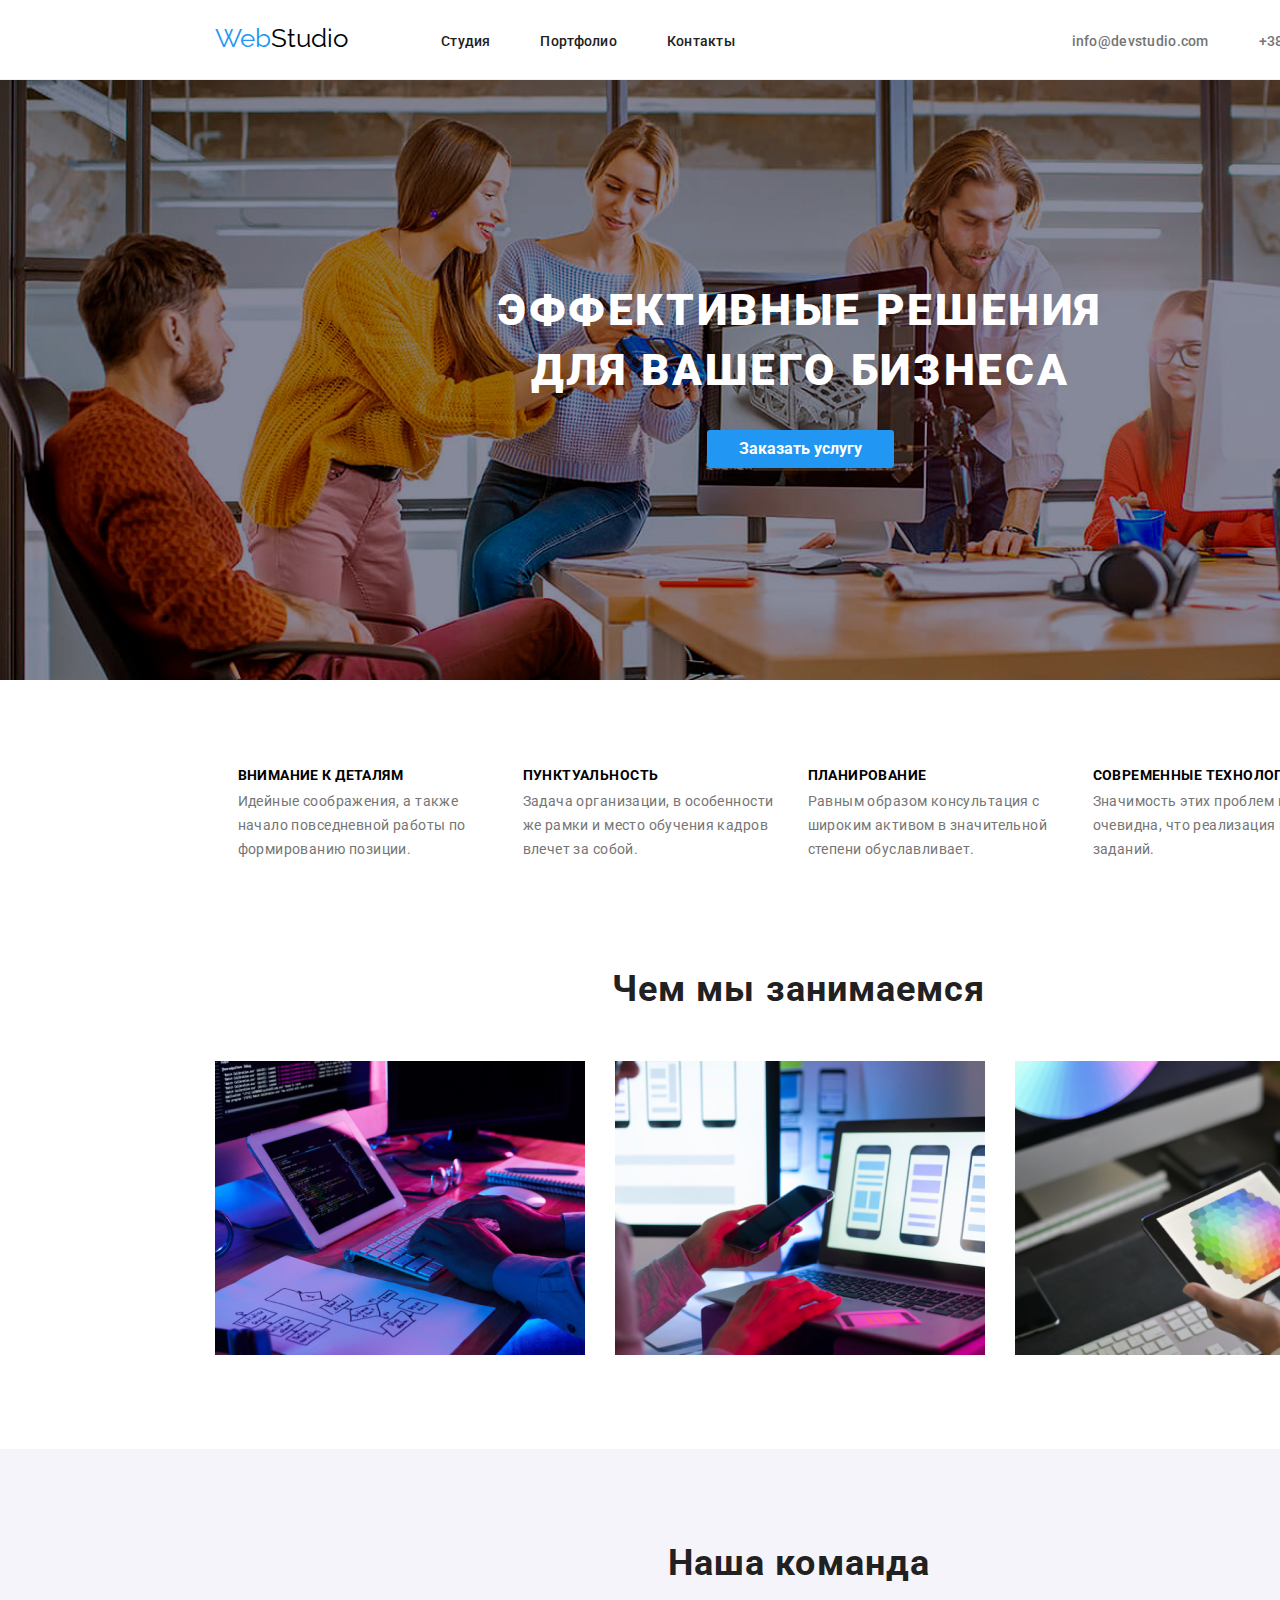
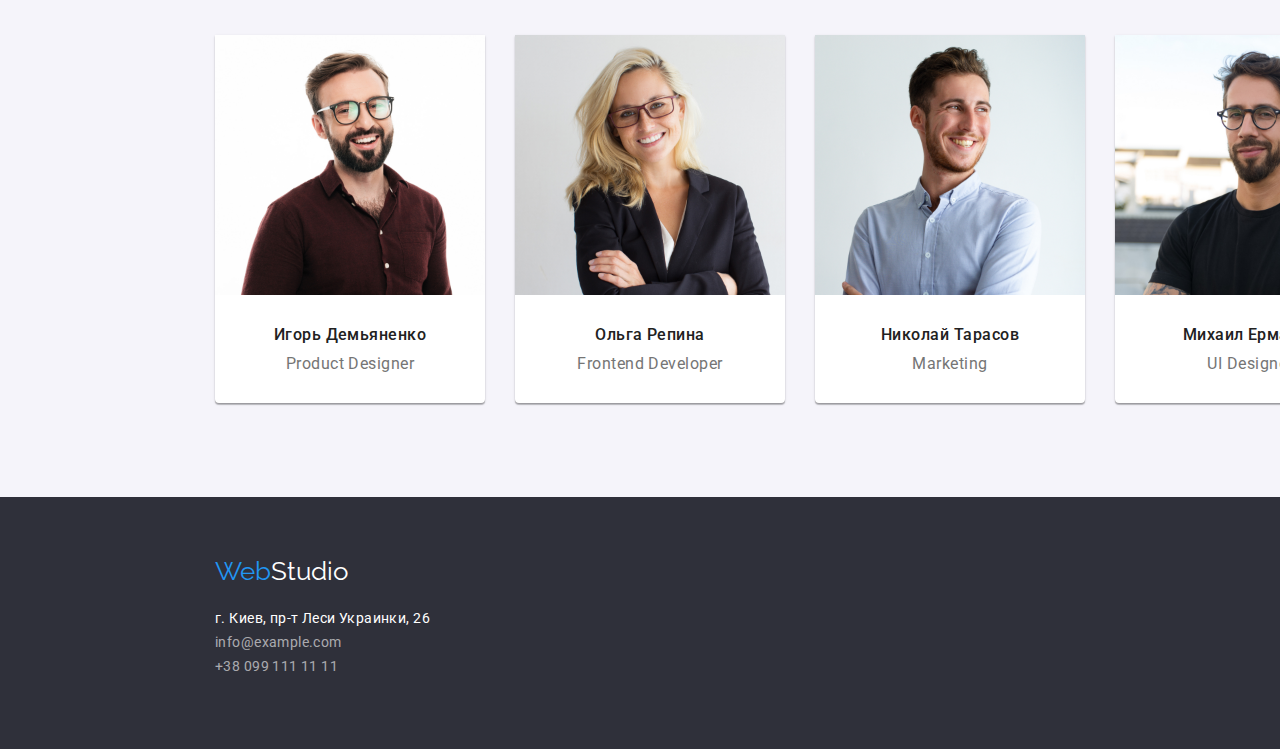
<file: index.html>
<!DOCTYPE html>
<html lang="ru">
<head>
    <meta charset="UTF-8">
    <meta name="viewport" content="width=device-width, initial-scale=1.0">
    <title>WebStudioHM</title>
    <link rel="stylesheet" href="https://cdnjs.cloudflare.com/ajax/libs/modern-normalize/1.0.0/modern-normalize.css">
    <link rel="stylesheet" href="./css/styles.css">
    <link
        href="https://fonts.googleapis.com/css2?family=Raleway:wght@700&family=Roboto:wght@400;700;900&display=swap"
        rel="stylesheet">
    

</head>
<body>
<!--UpLine-->
    <header class="header">
        <!-- <p>Главная</p> -->
        <nav class="navpanel">
                  
            <a class="site-logo" href="./index.html">
                <p class="site-logo-text"><span class="logo-color-web">Web</span><span class=logo-color-studio>Studio</span></p>
            </a>
            <ul class="navpanel-link">
                <li class="navpanel-link-about">
                    <a class="navpanel-link-list" href="">Студия</a>
                </li>
                <li class="navpanel-link-about">
                    <a class="navpanel-link-list" href="./portfolio.html">Портфолио</a>
                </li>
                <li class="navpanel-link-about">
                    <a class="navpanel-link-list" href="">Контакты</a>
                </li>
            </ul>
        </nav>
        <!-- phone-mail-header -->
        <ul class="address">
            <li><a class="header-mail" lang="en" href="mailto:info@devstudio.com">info@devstudio.com</a></li>
            <li><a class="header-tel" href="tel:+380961111111">+38 096 111 11 11</a></li>
        </ul>
        
    </header>
    <!-- hero -->
    <main>
        <section class="effective-part">
            <div class="effective-part-main">
                <h4 hidden>Hiden</h4>
                <p class="effective-part-main-text">Эффективные решения для вашего бизнеса</p>
            </div>
            <div class="effective-part-btn">
                <button class="modal-btn" type="submit">Заказать услугу</button>
            </div>
        </section>
        <!-- features -->
        <section class="section-features">
            <div class="forpad">
                <h4 class="section-heading">Внимание к деталям</h4>
                <p class="section-heading-bottom">Идейные соображения, а также начало повседневной работы по формированию позиции.</p>
            </div>
            <div class="forpad">
                <h4 class="section-heading">Пунктуальность</h4>
                <p class="section-heading-bottom">Задача организации, в особенности же рамки и место обучения кадров влечет за собой.</p>
            </div>
            <div class="forpad">
                <h4 class="section-heading">Планирование</h4>
                <p class="section-heading-bottom">Равным образом консультация с широким активом в значительной степени обуславливает.</p>
            </div>
            <div class="forpad">
                <h4 class="section-heading">Современные технологии</h4>
                <p class="section-heading-bottom">Значимость этих проблем настолько очевидна, что реализация плановых заданий.</p>
            </div>
        </section>
        
        <!-- what-we-do -->
        <section class="container">
            <div class="whatwedo">
                <h3 class="wwdheading">Чем мы занимаемся</h3>
                <ul class="wwd-items">
                    <li>
                        <img src="./img/sectionWhatweDo/box-1.png" alt="работает на десктопе" width="370" height="294" title="desktopwork">
                    </li>
                    <li>
                        <img src="./img/sectionWhatweDo/box-2.png" alt="работает на смартфоне" width="370" height="294" title="phonework">
                    </li >
                    <li>
                        <img src="./img/sectionWhatweDo/box-3.png" alt="работает на таблете" width="370" height="294" title="tablework">
                    </li>
                </ul>
            </div>
        </section>
        
        <!-- ours-team -->
        <section>
            <div class="ours-team">
                <h3 class="ours-team-heading">Наша команда</h3>
                <ul class="ours-team-heading-items">
                    <li  class="shadow">
                        <img src="./img/sectionOURTEAM/img1id.jpg" width="270" height="260" alt="Игорь Демьяненко">
                        <h4 class="ours-team-heading-employe">Игорь Демьяненко</h4>
                        <p class="ours-team-heading-employe-spec" lang="en">Product Designer</p>
                    </li>
                    <li class="shadow">
                        <img src="./img/sectionOURTEAM/img2or.jpg" width="270" height="260" alt="Ольга Репина">
                        <h4 class="ours-team-heading-employe">Ольга Репина</h4>
                        <p class="ours-team-heading-employe-spec" lang="en">Frontend Developer</p>
                    </li>
                    <li class="shadow">
                        <img src="./img/sectionOURTEAM/img3nt.jpg" width="270" height="260" alt="Николай Тарасов">
                        <h4 class="ours-team-heading-employe">Николай Тарасов</h4>
                        <p class="ours-team-heading-employe-spec" lang="en">Marketing</p>
                    </li>
                    <li class="shadow">
                        <img src="./img/sectionOURTEAM/img4me.jpg" width="270" height="260" alt="Михаил Ермаков">
                        <h4 class="ours-team-heading-employe">Михаил Ермаков</h4>
                        <p class="ours-team-heading-employe-spec" lang="en">UI Designer</p>
                    </li>
                </ul>
            </div>

        </section>
    </main>
    <!-- contacts-footer -->
        <footer class="footer">
            <a class="site-logo-f" href="./index.html">
                <p class="site-logo-f-text"><span class="logo-color-web">Web</span><span class=logo-color-studio-w>Studio</span></p>
            </a>
            <ul class="contacts-footer">
                <li>
                    <a class="footer-map-link" href="https://goo.gl/maps/T7kZVf5VMRWnxqEv9" target="_blank">г. Киев, пр-т Леси Украинки, 26</a>
                </li>
                <li>
                    <a class="footer-mail-link" href="mailto:info@example.com">info@example.com</a>
                </li>
                <li>
                    <a class="footer-tel-link" href="tel:+380991111111">+38 099 111 11 11</a>
                </li>
            </ul>
        </footer>
</body>
</html>
</file>
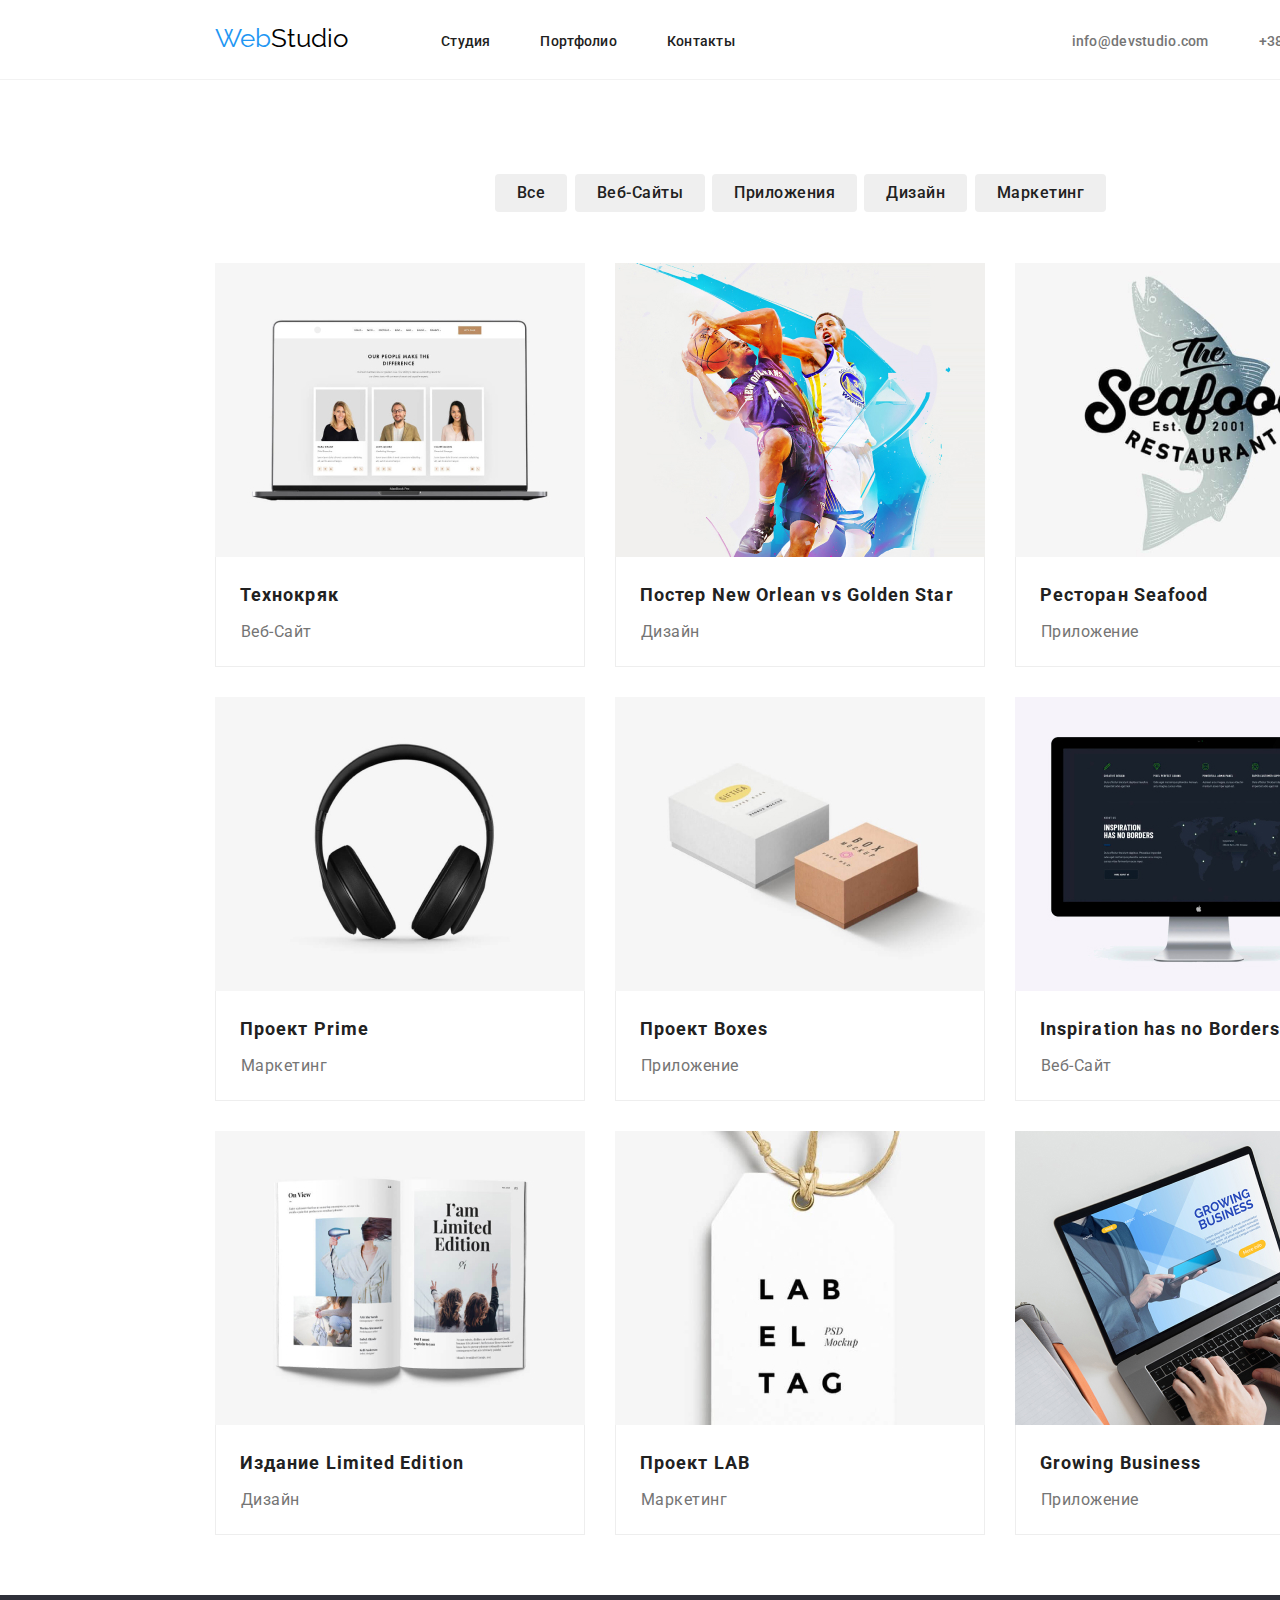
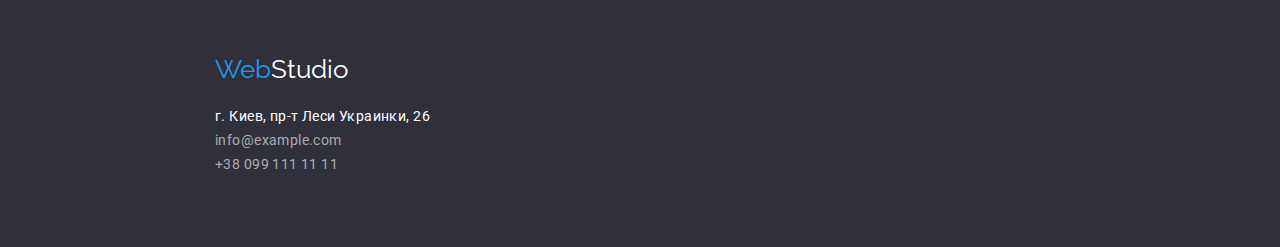
<file: portfolio.html>
<!DOCTYPE html>
<html lang="ru">
<head>
    <meta charset="UTF-8">
    <meta name="viewport" content="width=device-width, initial-scale=1.0">
    <title>portfolio</title>
    <link rel="stylesheet" href="https://cdnjs.cloudflare.com/ajax/libs/modern-normalize/1.0.0/modern-normalize.css">
    <link rel="stylesheet" href="./css/styles.css">
    <link
        href="https://fonts.googleapis.com/css2?family=Raleway:wght@700&family=Roboto:wght@400;700;900&display=swap"
        rel="stylesheet">
</head>
<body>
    <!--UpLine-->
    <header class="header">
        <!-- <p>Главная</p> -->
        <nav class="navpanel">

            <a class="site-logo" href="./index.html">
                <p class="site-logo-text"><span class="logo-color-web">Web</span><span class=logo-color-studio>Studio</span></p>
            </a>
            <ul class="navpanel-link">
                <li>
                    <a class="navpanel-link-list" href="./index.html">Студия</a>
                </li>
                <li>
                    <a class="navpanel-link-list" href="./portfolio.html">Портфолио</a>
                </li>
                <li>
                    <a class="navpanel-link-list" href="">Контакты</a>
                </li>
            </ul>
        </nav>
        <!-- phone-mail-header -->
        <ul class="address">
            <li><a class="header-mail" lang="en" href="mailto:info@devstudio.com">info@devstudio.com</a></li>
            <li><a class="header-tel" href="tel:+380961111111">+38 096 111 11 11</a></li>
        </ul>
    </header>
    <!-- filters -->
    <section class="filters">
        <h2 hidden>hidden</h2>
        <div class="buttons">
            <ul class="buttons-list">
                <li>
                    <button class="filter-nav-btn" type="submit">Все</button>
                </li>
                <li>
                    <button class="filter-nav-btn" type="submit">Веб-сайты</button>
                </li>
                <li>
                    <button class="filter-nav-btn" type="submit">Приложения</button>
                </li>
                <li>
                    <button class="filter-nav-btn" type="submit">Дизайн</button>
                </li>
                <li>
                    <button class="filter-nav-btn" type="submit">Маркетинг</button>
                </li>
            </ul>
        </div>
    </section>
    <!-- portfolio-all -->
    <section class="portfolio-all">
        <div class="img-p">
            <a href="">
            <img src="./img/portfolio/технокряк.jpg" alt="Технокряк-Веб-сайт" width="370" height="294">
            </a>
            <div class="solid">
                <h3 class="portfolio-item-heading">Технокряк</h3>
                <p class="portfolio-all-bottom">Веб-сайт</p>
            </div>
        </div>
        <div class="img-p">
            <a href="">
            <img src="./img/portfolio/постерньюорлеан.jpg" alt="Постер New Orlean vs Golden Star" width="370" height="294">
            </a>
            <div class="solid">
                <h3 class="portfolio-item-heading">Постер <span lang="en">New Orlean <span class="lowercase" lang="en">vs</span> Golden Star</span> </h3>
                <p class="portfolio-all-bottom">Дизайн</p>
            </div>
        </div>
        <div class="img-p">
            <a href="">
            <img src="./img/portfolio/ресторансифуд.jpg" alt="Ресторан Seafood" width="370" height="294">
            </a>
            <div class="solid">
                <h3 class="portfolio-item-heading">Ресторан<span lang="en"> Seafood</span></h3>
                <p class="portfolio-all-bottom">Приложение</p>
            </div>
        </div>
        <div class="img-p">
            <a href="">
            <img src="./img/portfolio/проектпрайм.jpg" alt="Проект Prime" width="370" height="294">
            </a>
            <div class="solid">
                <h3 class="portfolio-item-heading">Проект<span lang="en"> Prime</span></h3>
                <p class="portfolio-all-bottom">Маркетинг</p>
            </div>
        </div>
        <div class="img-p">
            <a href="">
            <img src="./img/portfolio/проектбоксес.jpg" alt="Проект Boxes" width="370" height="294">
            </a>
            <div class="solid">
                <h3 class="portfolio-item-heading">Проект <span lang="en"> Boxes</span></h3>
                <p class="portfolio-all-bottom">Приложение</p>
            </div>
        </div>
        <div class="img-p">
            <a href="">
            <img src="./img/portfolio/инспирейшнхеснобордерс.jpg" alt="Inspiration has no Borders" width="370" height="294">
            </a>
            <div class="solid">
                <h3 class="portfolio-item-heading"><span lang="en">Inspiration <span class="lowercase" lang="eu">has no</span> Borders</span></h3>
                <p class="portfolio-all-bottom">Веб-сайт</p>
            </div>
        </div>
        <div class="img-p">
            <a href="">
            <img src="./img/portfolio/изданиелимитедэдишн.jpg" alt="Издание Limited Edition" width="370" height="294">
            </a>
            <div class="solid">
                <h3 class="portfolio-item-heading">Издание<span lang="en"> Limited Edition</span></h3>
                <p class="portfolio-all-bottom">Дизайн</p>
            </div>
        </div>
        <div class="img-p">
            <a href="">
            <img src="./img/portfolio/проджектлаб.jpg" alt="Проект LAB" width="370" height="294">
            </a>
            <div class="solid">
                <h3 class="portfolio-item-heading">Проект <span lang="en" >LAB</span></h3>
                <p class="portfolio-all-bottom">Маркетинг</p>
            </div>
        </div>
        <div class="img-p">
            <a href="">
            <img src="./img/portfolio/гровингбазинс.jpg" alt="Growing Business" width="370" height="294">
            </a>
            <div class="solid">
                <h3 class="portfolio-item-heading"><span>Growing Business</span></h3>
                <p class="portfolio-all-bottom">Приложение</p>
            </div>
        </div>
    </section>
    <!-- contacts-footer -->
    <footer class="footer">
        <a class="site-logo-f" href="./index.html">
            <p class="site-logo-f-text"><span class="logo-color-web">Web</span><span class=logo-color-studio-w>Studio</span></p>
        </a>
        <ul class="contacts-footer">
            <li>
                <a class="footer-map-link" href="https://goo.gl/maps/T7kZVf5VMRWnxqEv9" target="_blank">г. Киев, пр-т Леси Украинки, 26</a>
            </li>
            <li>
                <a class="footer-mail-link" href="mailto:info@example.com">info@example.com</a>
            </li>
            <li>
                <a class="footer-tel-link" href="tel:+380991111111">+38 099 111 11 11</a>
            </li>
        </ul>
    </footer>
</body>
</html>
</file>
<file: css/styles.css>
body {
    background-color: #ffffff;
    font-family: Roboto, sans-serif;
    font-style: normal;
    max-width: 1600px;
    margin: auto;

}

*,
*::before,
*::after {
    margin: 0px;
    padding: 0px;
}

img {
    display: block;
}

ul,
ol {
    list-style: none;
}
.logo-color-web { 
    color: #2196F3;
}

.logo-color-studio {
    color: #000000;
} 



.nomark {
    list-style: none;
}

.navpanel-link-list {

    font-weight: 500;
    font-size: 14px;
    line-height: 0.143;
    letter-spacing: 0.02em;
    color: #212121;
    text-decoration: none;
}

.navpanel-link-list:hover,
.navpanel-link-list:focus,
.header-mail:hover,
.header-mail:focus,
.header-tel:hover,
.header-tel:focus {
    color: #2196F3;
     
    
}


.link {
    list-style: none;
}


/* HEADER SECTION FLEX START*/
.header {
    display: flex;
    width: 1600px;
    height: 80px;
    flex-wrap: nowrap;
    justify-content: space-around;
    border-bottom-style: solid;
    border-bottom-width: 1px;
    color: rgba(229, 229, 229, 0.5);
    
    
}

.site-logo {
    text-decoration: none;
    margin-left: 215px;
    margin-top: 24px;
    margin-bottom: 25px;
}

.site-logo-text {
    font-family: Raleway, sans-serif;
    font-style: normal;
    font-size: 26px;   
}

.navpanel {
    display: flex;
    box-sizing: border-box;
}

.navpanel-link {
    display: flex;
    width: 294px;
    height: 16px;
    justify-content: space-between;
    box-sizing: border-box;
    margin-bottom: 32px;
    margin-top: 32px;
    margin-left: 93px;

}

.address {
    display: flex;
    width: 357px;
    height: 16px;
    margin-top: 32px;
    margin-bottom: 32px;
    margin-left: 331px;
    margin-right: 215px;
    box-sizing: border-box;
    justify-content: center;
}

.header-mail {
    font-weight: 500;
    font-size: 14px;
    line-height: 0.143;
    letter-spacing: 0.02em;
    color: #757575;
    text-decoration: none;
    font-style: normal;
    padding-right: 50px;  
}

.header-tel {
    font-weight: 500;
    font-size: 14px;
    line-height: 0.143;
    letter-spacing: 0.02em;
    color: #757575;
    text-decoration: none;
    font-style: normal;
}
/* HEADER SECTION FLEX END */

/* EFFECTIVE PART FLEX START */

.effective-part {
    display: block;
    width: 1600px;
    height: 600px;
    
    background-image: url(../img/overlay/Imgover.jpg);
    background-color:#2F303A;
    padding-top: 200px;
    padding-bottom: 280px;
    padding-right: 452px;
    padding-left: 452px;
    

}

.effective-part-main {
    display: flex;
    justify-content: center;
    
}

.effective-part-main-text {
    width: 696px;
    height: 120px;
    font-weight: 900;
    font-size: 44px;
    line-height: 1.364;
    letter-spacing: 0.06em;
    text-transform: uppercase;
    text-align: center;
    color: #FFFFFF;
    
}

.effective-part-btn {
    display: flex;
    justify-content: center;
    padding-top: 30px;
    
}

.modal-btn {
    font-family: Roboto;
    font-style: normal;
    font-weight: 700;
    font-size: 16px;
    text-decoration: none;
    color: #ffffff;
    background-color: #2196F3;
    border: none;
    padding: 10px 32px;
    border-radius: 3px;
    cursor: pointer;

}

/* EFFECTIVE PART FLEX END */

/*    box-shadow: 0px 1px 5px 0px rgba(0, 0, 0, 0.2),
0px 2px 2px 0px rgba(0, 0, 0, 0.14), 0px 3px 1px -2px rgba(0, 0, 0, 0.12); 
display: inline-flex;
border: none;
border-radius: 3px;*/


/* FEATURES START */

.section-features {
    display: inline-flex;
    width: 1170px;
    height: 101px;
    justify-content: center;
    margin-left: 215px;
    margin-right: 215px;
    margin-top: 94px;
    box-sizing: border-box;
}

.section-heading {
    width: 270px;
    height: 16px;
}

.section-heading-bottom {
    width: 270px;
    height: 75px;
}

.section-heading {
    font-weight: bold;
    font-size: 14px;
    line-height: 0.143;
    letter-spacing: 0.03em;
    text-transform: uppercase;
    
}

.section-heading-bottom {
    font-weight: normal;
    font-size: 14px;
    line-height: 1.714;
    letter-spacing: 0.03em;
    color: #757575;
}

.forpad:nth-child(n + 2) {
    padding-left: 15px;
}

/* SECTION FEATURES END */


/* SECTION WHAT WE DO START */


.container {
    display: flex;
    
}

.wwd-items {
    display: flex;
    width: 1170px;
    min-height: 438px;
    padding-top: 50px;
    justify-content: space-between;
    margin-left: 215px;
}

.wwdheading {
    width: 1600px;
    padding-top: 94px;
    padding-left: 612px;
    font-weight: bold;
    font-size: 36px;
    line-height: 1.166;
    letter-spacing: 0.03em;
    color: #212121;
}
/* SECTION WHAT WE DO END */


/*OURSTEAMFLEX-START*/

.ours-team {
    display: block;
    justify-content: center;
    width: 1600px;
    min-height: 648px;
    padding-top: 94px;
    background-color: #F5F4FA;
    
}

.ours-team-heading-items {
    padding-top: 50px;
    margin-left:215px;
    display: flex;
    justify-content: space-between;
    width: 1170px;
    min-height: 368px;
    
}
.ours-team-heading {
    padding-left: 668px;
    font-weight: bold;
    font-size: 36px;
    line-height: 1.166;
    letter-spacing: 0.03em;
    color: #212121;
}

.ours-team-heading-employe {
    display: flex;
    justify-content: center;
    padding-top: 30px;
    font-weight: 500;
    font-size: 16px;
    line-height: 1.187;
    letter-spacing: 0.03em;
    color: #212121;

}

.ours-team-heading-employe-spec {
    display: flex;
    justify-content: center;
    padding-top: 10px;
    font-weight: normal;
    font-size: 16px;
    line-height: 19px;
    letter-spacing: 0.03em;
    color: #757575;
    
}
.shadow {
    display: block;
    width: 270px;
    height: 368px;
    box-shadow: 0px 1px 3px rgba(0, 0, 0, 0.12), 0px 1px 1px rgba(0, 0, 0, 0.14), 0px 2px 1px rgba(0, 0, 0, 0.2);
    border-radius: 0px 0px 4px 4px;
    background-color: #ffffff;
}
/* OURSTEAMSFLEX-END */


/* FOOTERFLEX-START */

.footer {
    display: block;
    width: 1600px;
    height: 252px;
    background-color: #2F303A;
    text-decoration: none;
    /* margin-top: 94px; */
}

.site-logo-f {
    display: flex;
    width: 145px;
    min-height: 31px;
    margin-left: 215px;
    padding-top: 60px;
    text-decoration: none;
}
.site-logo-f-text {
    font-family: Raleway, sans-serif;
    font-style: normal;
    font-size: 26px;
    text-decoration: none;
}

.logo-color-studio-w {
    color: #ffffff;
}

.contacts-footer {
    display: block;
    justify-content: space-between;
    width: 231px;
    height: 101px;
    margin-left: 215px;
    padding-top: 20px;

}
.footer-map-link {
    font-weight: normal;
    font-size: 14px;
    line-height: 1.714;
    letter-spacing: 0.03em;
    color: #FFFFFF;
    text-decoration: none;

}

.footer-mail-link, .footer-tel-link {
    font-weight: normal;
    font-size: 14px;
    line-height: 1.714;
    letter-spacing: 0.03em;
    color: rgba(255, 255, 255, 0.6);
    text-decoration: none;
    
}

/* FOOTERFLEX-END */


/* PORTFOLIO_FLEX_START */
.filter-nav-btn:hover,
.filter-nav-btn:focus {
    color: #ffffff;
    background-color: #2196F3;
    box-shadow: 0px 3px 5px 0px rgba(0, 0, 0, 0.2),
0px 2px 2px 0px rgba(0, 0, 0, 0.14), 0px 3px 1px -2px rgba(0, 0, 0, 0.12);

}


.buttons {
    display: flex;
    padding-left: 495px;
    padding-top: 94px;
}

.buttons-list {
    display: flex;
    justify-content: space-between;
    min-width: 611px;
    min-height: 55px;
}



.filter-nav-btn {
    font-family: Roboto;
    font-style: normal;
    color: #212121;
    font-weight: 500;
    font-size: 16px;
    line-height: 1.625;
    text-align: center;
    letter-spacing: 0.03em;
    cursor: pointer;
    padding: 6px 22px;
    text-transform: capitalize;
    border: none;
    border-radius: 4px;
    
}


/* font-family: Roboto;
    font-style: normal;
    font-weight: 700;
    font-size: 16px;
    text-decoration: none;
    color: #ffffff;
    background-color: #2196F3;
    border: none;
    padding: 10px 32px;
    border-radius: 3px;
    cursor: pointer; */

.portfolio-item-heading {
    /* display: flex;
    flex-wrap: nowrap;
    min-width: 370px;
    min-height: 110; */
    font-weight: bold;
    font-size: 18px;
    line-height: 2.000;
    letter-spacing: 0.06em;
    color: #212121;
    text-transform: capitalize;
    padding-left: 24px;
    padding-top: 20px;
    padding-bottom: 4px;
    /* margin-top: 20px; */
    /* border: solid 1px red; */
    
}

.lowercase {
    text-transform: lowercase;
}

.portfolio-all-bottom {
    /* display: flex;
    font-weight: normal; */
    font-size: 16px;
    line-height: 1.875;
    letter-spacing: 0.03em;
    color: #757575;
    text-transform: capitalize;
    margin-left: 25px;
    /* margin-top: 4px; */
    
}

.portfolio-all {
    display: flex;
    justify-content: space-between;
    margin-left: 215px;
    padding-top: 34px;
    flex-wrap: wrap;
    width: 1170px;
    height: 1272px;
    box-sizing: border-box;
    margin-bottom: 94px;
}


.img-p:not(:nth-child(3n-2)) {
    margin-left: 30px;
    /* border: solid 1px #EEEEEE; */
    
}

.solid {
    width: 370px;
    height: 110px;
    align-items: inherit;
    border-left: solid 1px #EEEEEE;
    border-right: solid 1px #EEEEEE;
    border-bottom: solid 1px #EEEEEE;
    padding-bottom: 20px;
    margin-bottom: 30px;

}
/* PORTFOLIO_FLEX_END */
</file>
